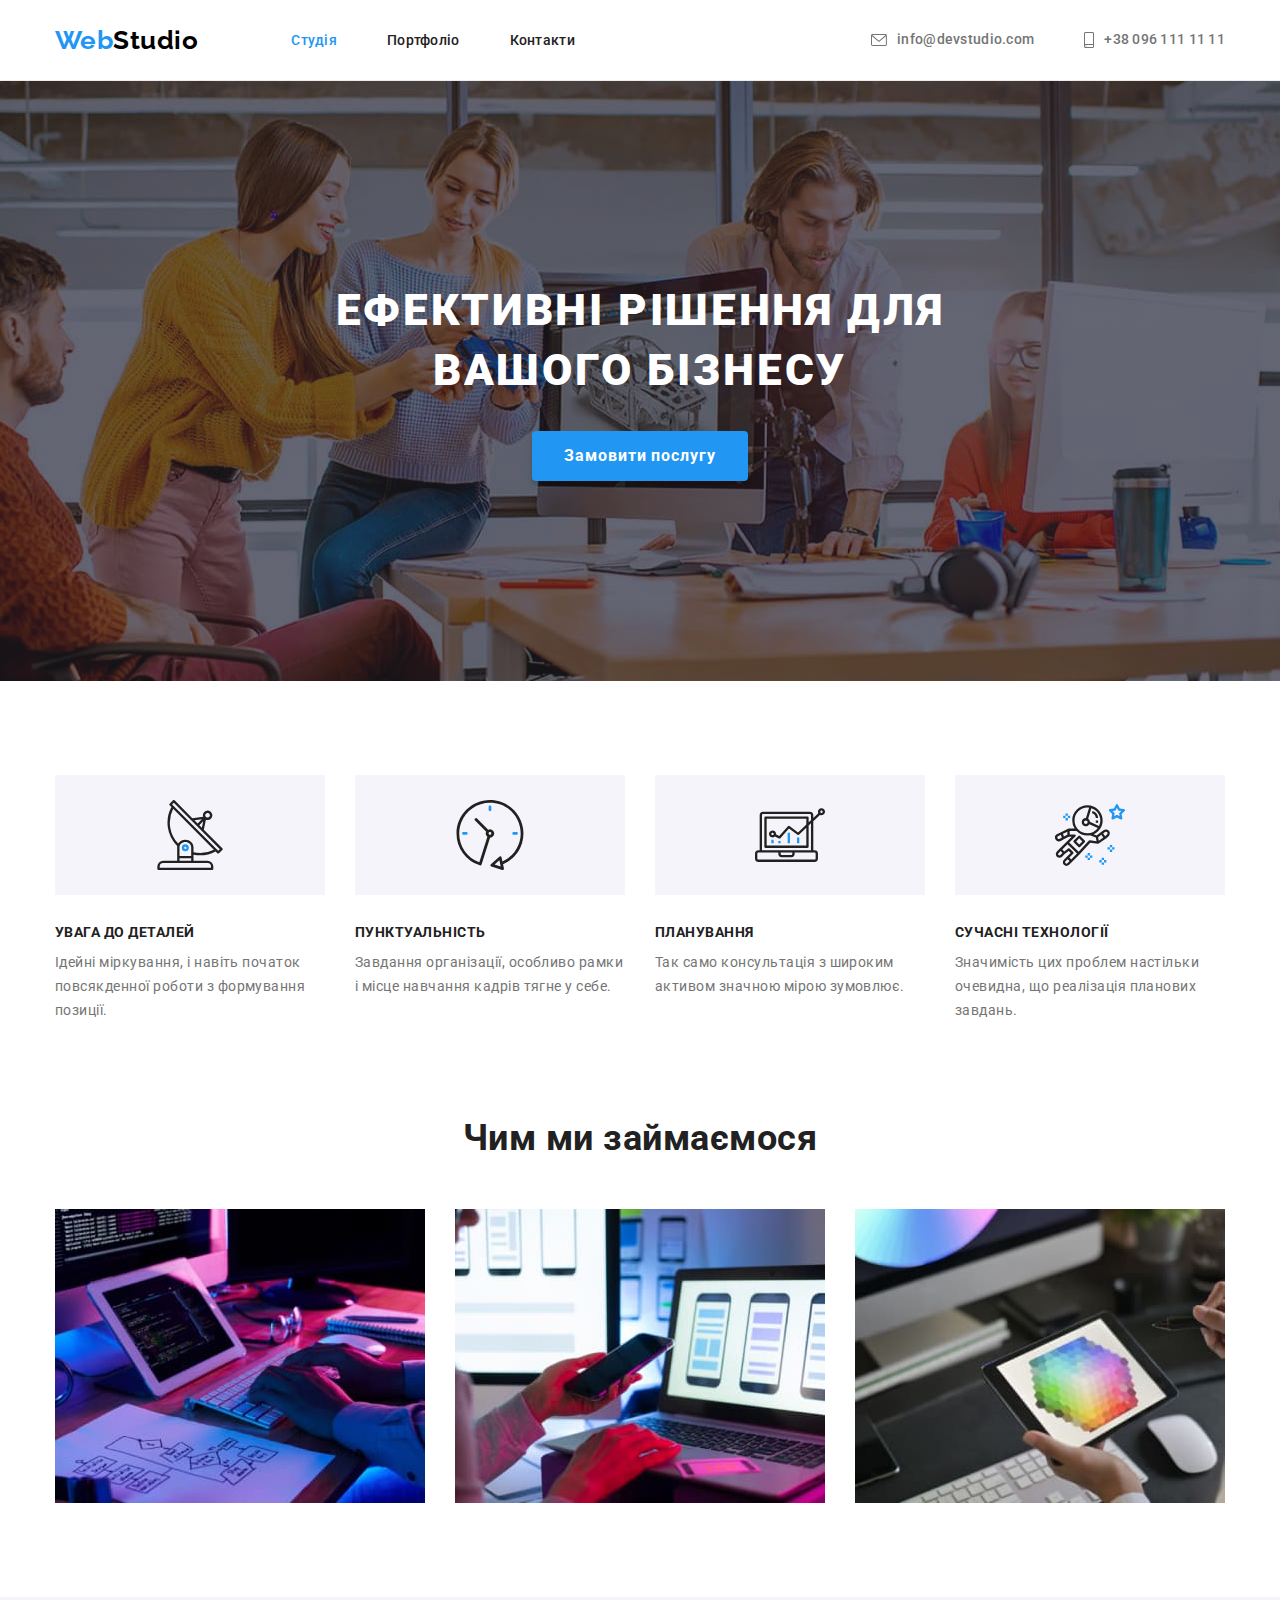
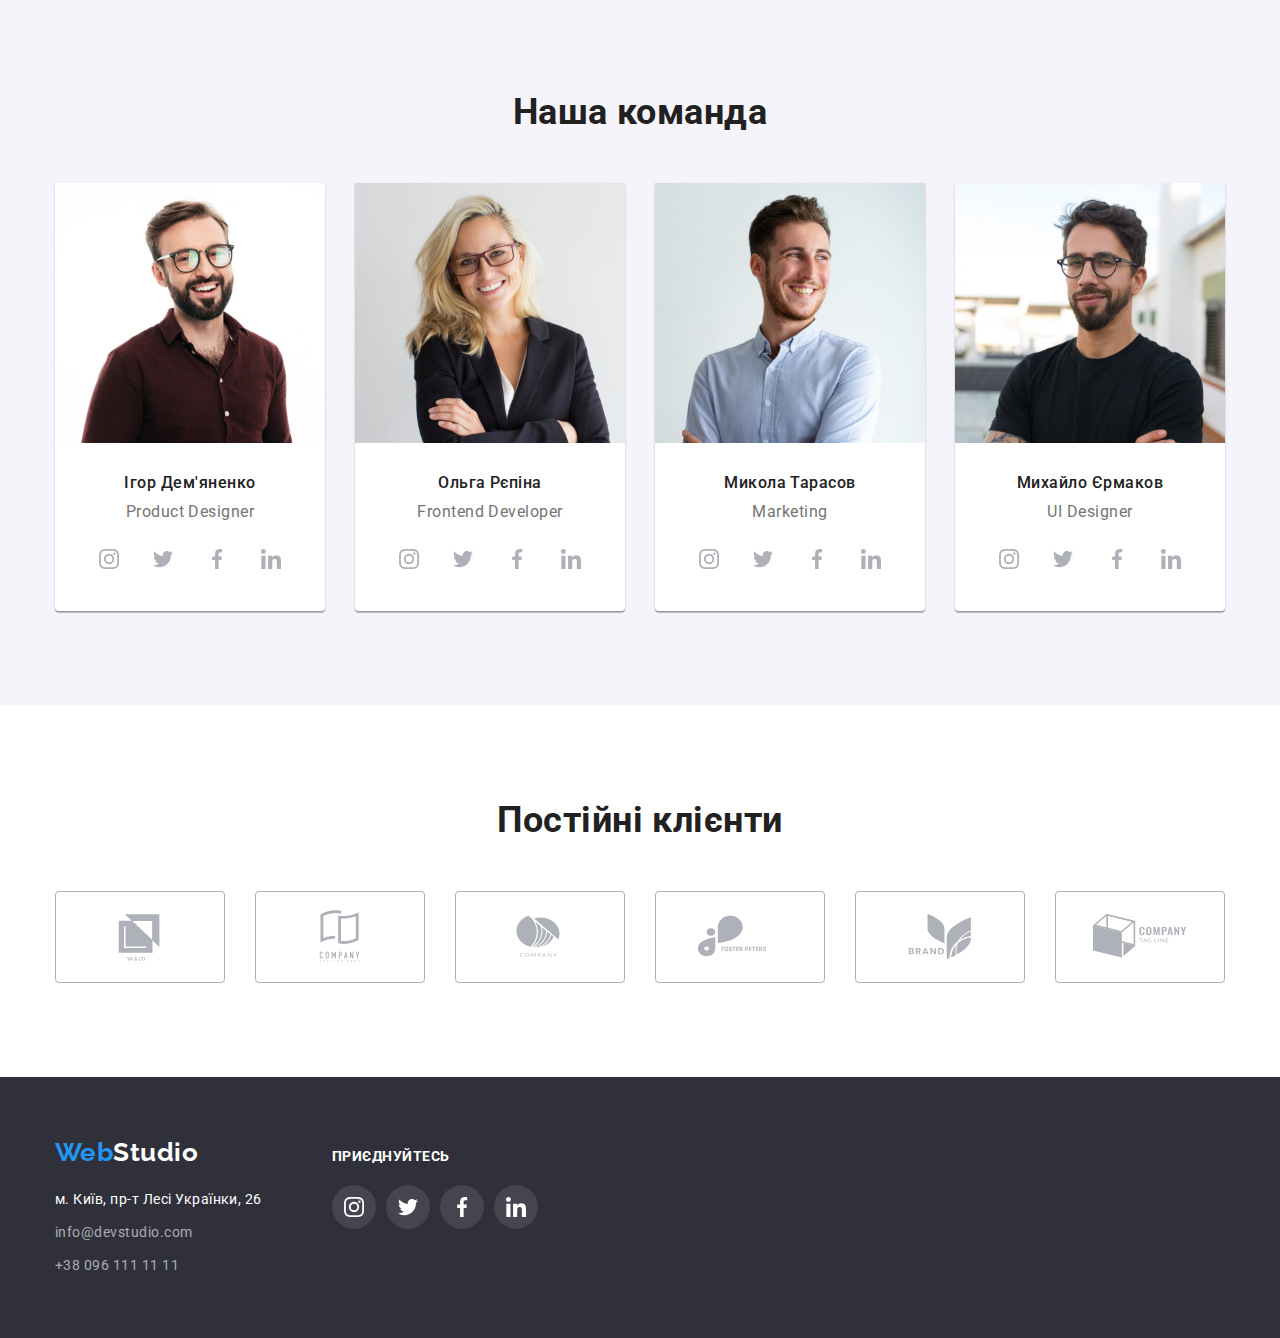
<file: index.html>
<!DOCTYPE html>
<html lang="uk">
<head>
    <meta charset="UTF-8">
    <meta http-equiv="X-UA-Compatible" content="IE=edge">
    <meta name="viewport" content="width=device-width, initial-scale=1.0">
    <title>WebStudio</title>
    <link href="https://fonts.googleapis.com/css2?family=Raleway:wght@700&family=Roboto:wght@400;500;700;900&display=swap"
        rel="stylesheet">
    <link rel="stylesheet" href="https://cdnjs.cloudflare.com/ajax/libs/modern-normalize/1.1.0/modern-normalize.min.css">
    <link rel="stylesheet" href="./css/style.css">
</head>
<body>
    <header>
        <div class="container main-nav">
            <nav class="main-nav">            
                <a class="site-logo link" href="./index.html"> <span class="logo">Web</span>Studio</a>
                <ul class="site-nav list">
                    <li class="item"><a href="./index.html" class="link current">Студія</a></li>
                    <li class="item"><a href="./portfolio.html" class="link">Портфоліо</a></li>
                    <li class="item"><a href="" class="link">Контакти</a></li>
                </ul>
            </nav>           
            <ul class="contacts list">
                <li class="item">
                    <a href="mailto:info@devstudio.com" class="link" aria-label="Електронна пошта">
                        <svg class="icon" width="16" height="12">
                            <use href="./images/icons.svg#icon-envelope"></use>
                        </svg>
                        info@devstudio.com
                    </a>
                </li>
                <li class="item">
                    <a href="tel:+380961111111" class="link" aria-label="Телефон">
                        <svg class="icon" width="10" height="16">
                            <use href="./images/icons.svg#icon-smartphone"></use>
                        </svg>
                        +38 096 111 11 11
                    </a>
                </li>  
            </ul> 
        </div>    
    </header>

    <main>
        <!-- Герой -->             
        <section class="hero">            
            <h1 class="hero-title">Ефективні рішення для вашого бізнесу</h1>
            <button type="button" class="button primary">Замовити послугу</button>
        </section>
        
        <!-- Переваги -->        
        <section class="section">
            <div class="container">
                <h2 class="visually-hidden">Переваги</h2>

                <ul class="features list">
                    <li class="item">
                        <div class="icon-features">
                            <svg width="70" height="70">
                                <use href="./images/icons.svg#icon-antenna"></use>
                            </svg>
                        </div>                        
                        <h3 class="title">УВАГА ДО ДЕТАЛЕЙ</h3>
                        <p class="text">Ідейні міркування, і навіть початок повсякденної роботи з формування позиції.</p>
                    </li>
                    <li class="item">
                        <div class="icon-features">
                            <svg width="70" height="70">
                                <use href="./images/icons.svg#icon-clock"></use>
                            </svg>
                        </div>
                        <h3 class="title">ПУНКТУАЛЬНІСТЬ</h3>
                        <p class="text">Завдання організації, особливо рамки і місце навчання кадрів тягне у себе.</p>
                    </li>
                    <li class="item">
                        <div class="icon-features">
                            <svg width="70" height="70">
                                <use href="./images/icons.svg#icon-diagram"></use>
                            </svg>
                        </div>
                        <h3 class="title">ПЛАНУВАННЯ</h3>
                        <p class="text">Так само консультація з широким активом значною мірою зумовлює.</p>
                    </li>
                    <li class="item">
                        <div class="icon-features">
                            <svg width="70" height="70">
                                <use href="./images/icons.svg#icon-astronaut"></use>
                            </svg>
                        </div>
                        <h3 class="title">СУЧАСНІ ТЕХНОЛОГІЇ</h3>
                        <p class="text">Значимість цих проблем настільки очевидна, що реалізація планових завдань.</p>
                    </li>
                </ul>
            </div>
        </section>

        <!-- Чим ми займаємося -->                
        <section class="section about">
            <div class="container">
                <h2 class="section-title">Чим ми займаємося</h2>
                <ul class="work-list list">
                    <li class="item"><img src="./images/desktop.jpg" alt="комп'ютер" width="370" height="294"></li>
                    <li class="item"><img src="./images/mobile.jpg" alt="телефон" width="370" height="294"></li>
                    <li class="item"><img src="./images/design.jpg" alt="планшет" width="370" height="294"></li>
                </ul>
            </div>
        </section>

        <!-- Наша команда -->                
        <section class="section team">
            <div class="container">
                <h2 class="section-title">Наша команда</h2>
                <ul class="teams list">
                    <li class="item">
                        <img src="./images/img1.jpg" alt="фото Ігоря" width="270" height="260">
                        <div class="team-members">
                            <h3 class="title">Ігор Дем'яненко</h3>
                            <p lang="en" class="text">Product Designer</p>
                            <ul class="team-link list">
                                <li class="team-item">
                                    <a href="" class="soc-link" target="_blank" rel="noopener noreferrer" aria-label="Інстаграм">
                                        <svg class="soc-icon" width="20" height="20">
                                            <use href="./images/icons.svg#icon-instagram"></use>
                                        </svg>
                                    </a>
                                </li>
                                <li class="team-item">
                                    <a href="" class="soc-link" target="_blank" rel="noopener noreferrer" aria-label="Твітер">
                                        <svg class="soc-icon" width="20" height="20">
                                            <use href="./images/icons.svg#icon-twitter"></use>
                                        </svg>
                                    </a>
                                </li>
                                <li class="team-item">
                                    <a href="" class="soc-link" target="_blank" rel="noopener noreferrer" aria-label="Фейсбук">
                                        <svg class="soc-icon" width="20" height="20">
                                            <use href="./images/icons.svg#icon-facebook"></use>
                                        </svg>
                                    </a>
                                </li>
                                <li class="team-item">
                                    <a href="" class="soc-link" target="_blank" rel="noopener noreferrer" aria-label="Лінкедін">
                                        <svg class="soc-icon" width="20" height="20">
                                            <use href="./images/icons.svg#icon-linkedin"></use>
                                        </svg>
                                    </a>
                                </li>
                            </ul>                                                      
                        </div>                        
                    </li>
                    <li class="item">
                        <img src="./images/img2.jpg" alt="фото Ольги" width="270" height="260">
                        <div class="team-members">
                            <h3 class="title">Ольга Рєпіна</h3>
                            <p lang="en" class="text">Frontend Developer</p>
                            <ul class="team-link list">
                                <li class="team-item">
                                    <a href="" class="soc-link" target="_blank" rel="noopener noreferrer" aria-label="Інстаграм">
                                        <svg class="soc-icon" width="20" height="20">
                                            <use href="./images/icons.svg#icon-instagram"></use>
                                        </svg>
                                    </a>
                                </li>
                                <li class="team-item">
                                    <a href="" class="soc-link" target="_blank" rel="noopener noreferrer" aria-label="Твітер">
                                        <svg class="soc-icon" width="20" height="20">
                                            <use href="./images/icons.svg#icon-twitter"></use>
                                        </svg>
                                    </a>
                                </li>
                                <li class="team-item">
                                    <a href="" class="soc-link" target="_blank" rel="noopener noreferrer" aria-label="Фейсбук">
                                        <svg class="soc-icon" width="20" height="20">
                                            <use href="./images/icons.svg#icon-facebook"></use>
                                        </svg>
                                    </a>
                                </li>
                                <li class="team-item">
                                    <a href="" class="soc-link" target="_blank" rel="noopener noreferrer" aria-label="Лінкедін">
                                        <svg class="soc-icon" width="20" height="20">
                                            <use href="./images/icons.svg#icon-linkedin"></use>
                                        </svg>
                                    </a>
                                </li>
                            </ul>
                        </div>
                    </li>
                    <li class="item">
                        <img src="./images/img3.jpg" alt="фото Миколи" width="270" height="260">
                        <div class="team-members">
                            <h3 class="title">Микола Тарасов</h3>
                            <p lang="en" class="text">Marketing</p>
                            <ul class="team-link list">
                                <li class="team-item">
                                    <a href="" class="soc-link" target="_blank" rel="noopener noreferrer" aria-label="Інстаграм">
                                        <svg class="soc-icon" width="20" height="20">
                                            <use href="./images/icons.svg#icon-instagram"></use>
                                        </svg>
                                    </a>
                                </li>
                                <li class="team-item">
                                    <a href="" class="soc-link" target="_blank" rel="noopener noreferrer" aria-label="Твітер">
                                        <svg class="soc-icon" width="20" height="20">
                                            <use href="./images/icons.svg#icon-twitter"></use>
                                        </svg>
                                    </a>
                                </li>
                                <li class="team-item">
                                    <a href="" class="soc-link" target="_blank" rel="noopener noreferrer" aria-label="Фейсбук">
                                        <svg class="soc-icon" width="20" height="20">
                                            <use href="./images/icons.svg#icon-facebook"></use>
                                        </svg>
                                    </a>
                                </li>
                                <li class="team-item">
                                    <a href="" class="soc-link" target="_blank" rel="noopener noreferrer" aria-label="Лінкедін">
                                        <svg class="soc-icon" width="20" height="20">
                                            <use href="./images/icons.svg#icon-linkedin"></use>
                                        </svg>
                                    </a>
                                </li>
                            </ul>
                        </div>
                    </li>
                    <li class="item">
                        <img src="./images/img4.jpg" alt="фото Михайла" width="270" height="260">
                        <div class="team-members">
                            <h3 class="title">Михайло Єрмаков</h3>
                            <p lang="en" class="text">UI Designer</p>
                            <ul class="team-link list">
                                <li class="team-item">
                                    <a href="" class="soc-link" target="_blank" rel="noopener noreferrer" aria-label="Інстаграм">
                                        <svg class="soc-icon" width="20" height="20">
                                            <use href="./images/icons.svg#icon-instagram"></use>
                                        </svg>
                                    </a>
                                </li>
                                <li class="team-item">
                                    <a href="" class="soc-link" target="_blank" rel="noopener noreferrer" aria-label="Твітер">
                                        <svg class="soc-icon" width="20" height="20">
                                            <use href="./images/icons.svg#icon-twitter"></use>
                                        </svg>
                                    </a>
                                </li>
                                <li class="team-item">
                                    <a href="" class="soc-link" target="_blank" rel="noopener noreferrer" aria-label="Фейсбук">
                                        <svg class="soc-icon" width="20" height="20">
                                            <use href="./images/icons.svg#icon-facebook"></use>
                                        </svg>
                                    </a>
                                </li>
                                <li class="team-item">
                                    <a href="" class="soc-link" target="_blank" rel="noopener noreferrer" aria-label="Лінкедін">
                                        <svg class="soc-icon" width="20" height="20">
                                            <use href="./images/icons.svg#icon-linkedin"></use>
                                        </svg>
                                    </a>
                                </li>
                            </ul>
                        </div>
                    </li>
                </ul>
            </div>
        </section>

        <!-- Постійні клієнти -->        
        <section class="section clients">
            <div class="container">
                <h2 class="section-title">Постійні клієнти</h2>
                <ul class="clients-list list">
                    <li class="clients-item">
                        <a href="" class="clients-link" target="_blank" rel="noopener noreferrer">
                            <svg class="clients-logo" width="106" height="60">
                                <use href="./images/icons.svg#icon-Logo-1"></use>
                            </svg>
                        </a>
                    </li>
                    <li class="clients-item">
                        <a href="" class="clients-link" target="_blank" rel="noopener noreferrer">
                            <svg class="clients-logo" width="106" height="60">
                                <use href="./images/icons.svg#icon-Logo-2"></use>
                            </svg>
                        </a>
                    </li>
                    <li class="clients-item">
                        <a href="" class="clients-link" target="_blank" rel="noopener noreferrer">
                            <svg class="clients-logo" width="106" height="60">
                                <use href="./images/icons.svg#icon-Logo-3"></use>
                            </svg>
                        </a>
                    </li>
                    <li class="clients-item">
                        <a href="" class="clients-link" target="_blank" rel="noopener noreferrer">
                            <svg class="clients-logo" width="106" height="60">
                                <use href="./images/icons.svg#icon-Logo-4"></use>
                            </svg>
                        </a>
                    </li>
                    <li class="clients-item">
                        <a href="" class="clients-link" target="_blank" rel="noopener noreferrer">
                            <svg class="clients-logo" width="106" height="60">
                                <use href="./images/icons.svg#icon-Logo-5"></use>
                            </svg>
                        </a>
                    </li>
                    <li class="clients-item">
                        <a href="" class="clients-link" target="_blank" rel="noopener noreferrer">
                            <svg class="clients-logo" width="106" height="60">
                                <use href="./images/icons.svg#icon-Logo-6"></use>
                            </svg>
                        </a>
                    </li>                    
                </ul>
            </div>
        </section>
    </main>

    <footer class="footer">
        <div class="container">
            <ul class="footer-list list">
                <li>
                    <a class="logo-footer link" href="./index.html"> <span class="logo">Web</span>Studio</a>
                    <address>
                        <ul class="list">
                            <li class="item"><a class="address link" href="https://goo.gl/maps/Ljtp2W8DD5nZZjgz7" target="_blank"
                                    rel="noopener noreferrer">м. Київ, пр-т Лесі Українки, 26</a></li>
                            <li class="item"><a class="contacts-footer link" href="mailto:info@devstudio.com">info@devstudio.com</a>
                            </li>
                            <li class="item"><a class="contacts-footer link" href="tel:+380961111111">+38 096 111 11 11</a></li>
                        </ul>
                    </address>
                </li>
                <li class="join">
                    <h3 class="title">приєднуйтесь</h3>
                    <ul class="join-link list">
                        <li class="join-item">
                            <a href="" class="soc-link" target="_blank" rel="noopener noreferrer" aria-label="Інстаграм">
                                <svg class="soc-icon" width="20" height="20">
                                    <use href="./images/icons.svg#icon-instagram"></use>
                                </svg>
                            </a>
                        </li>
                        <li class="join-item">
                            <a href="" class="soc-link" target="_blank" rel="noopener noreferrer" aria-label="Твітер">
                                <svg class="soc-icon" width="20" height="20">
                                    <use href="./images/icons.svg#icon-twitter"></use>
                                </svg>
                            </a>
                        </li>
                        <li class="join-item">
                            <a href="" class="soc-link" target="_blank" rel="noopener noreferrer" aria-label="Фейсбук">
                                <svg class="soc-icon" width="20" height="20">
                                    <use href="./images/icons.svg#icon-facebook"></use>
                                </svg>
                            </a>
                        </li>
                        <li class="join-item">
                            <a href="" class="soc-link" target="_blank" rel="noopener noreferrer" aria-label="Лінкедін">
                                <svg class="soc-icon" width="20" height="20">
                                    <use href="./images/icons.svg#icon-linkedin"></use>
                                </svg>
                            </a>
                        </li>
                    </ul>
                </li>
            </ul>        
        </div>
    </footer>
</body>
</html>
</file>
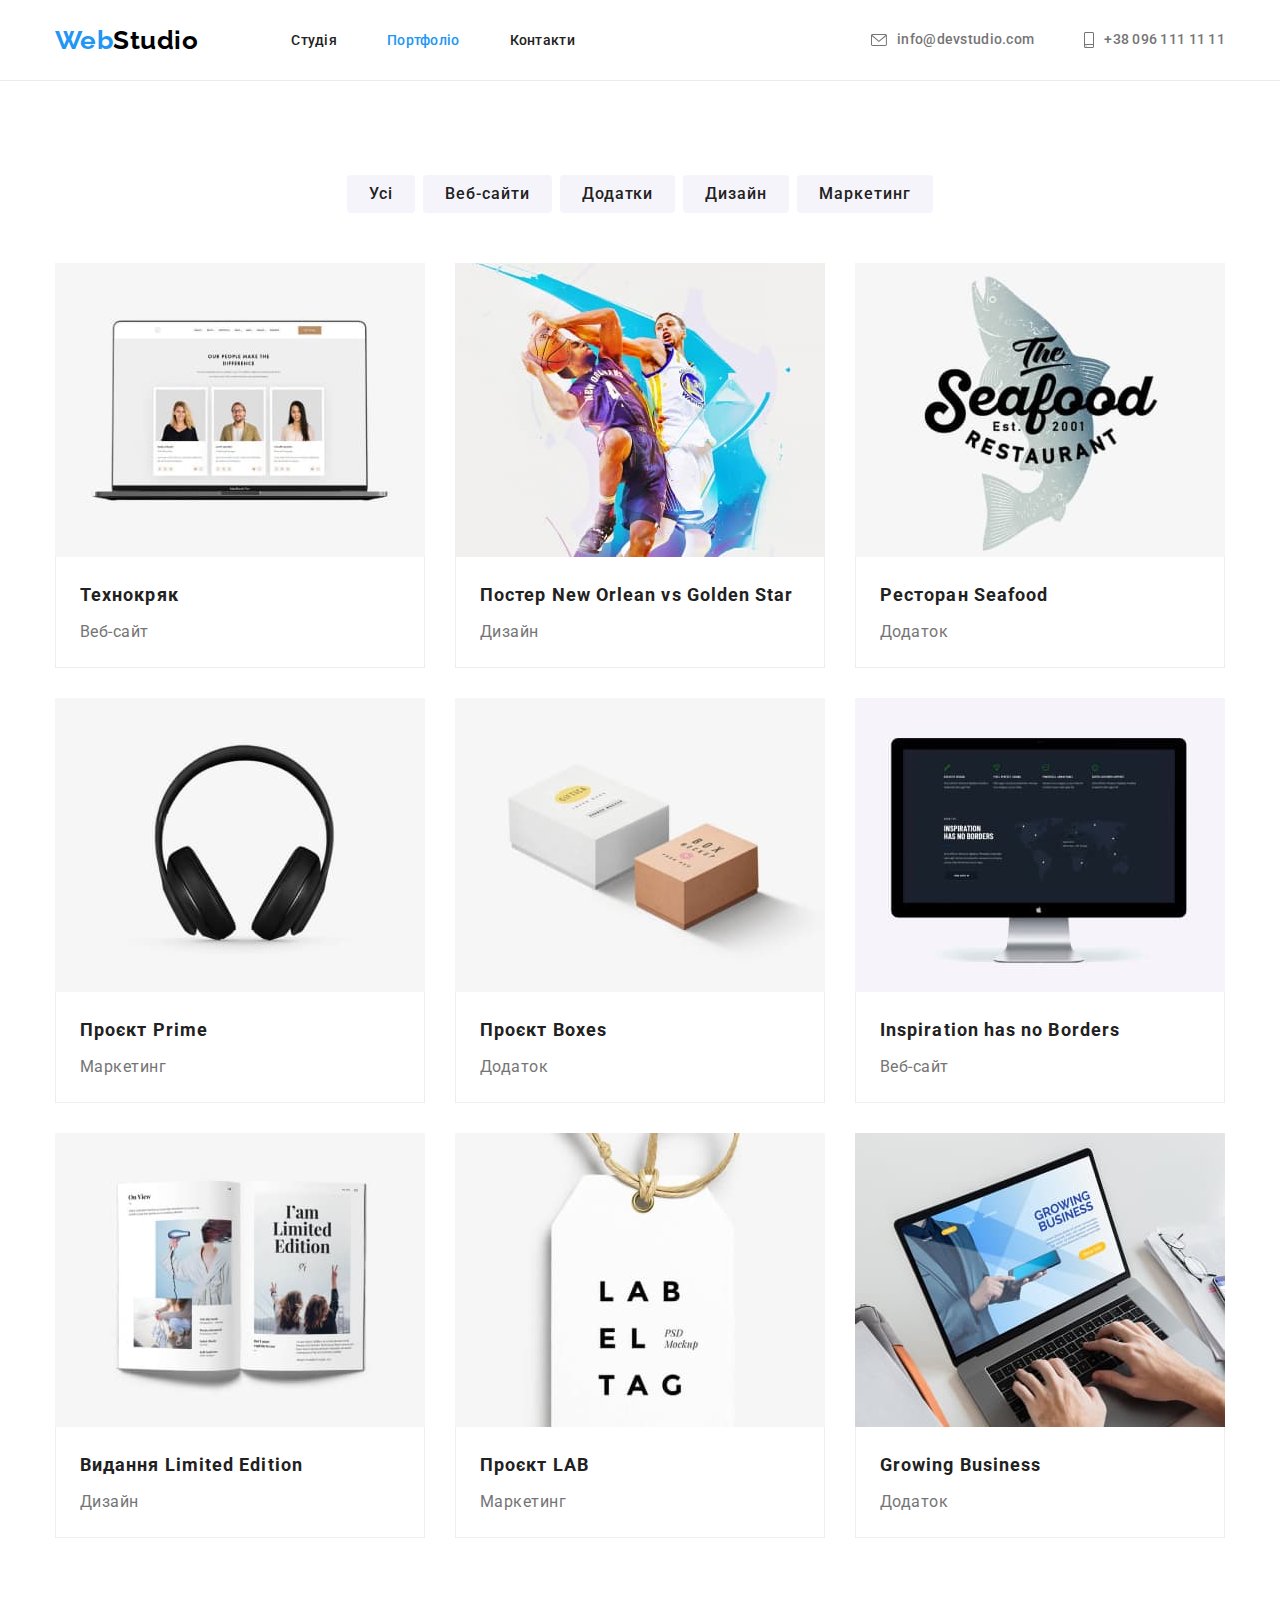
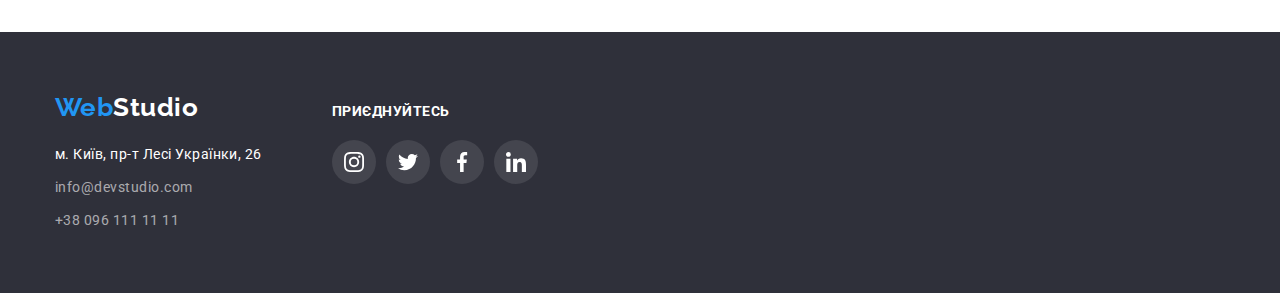
<file: portfolio.html>
<!DOCTYPE html>
<html lang="uk">

<head>
    <meta charset="UTF-8">
    <meta http-equiv="X-UA-Compatible" content="IE=edge">
    <meta name="viewport" content="width=device-width, initial-scale=1.0">
    <title>Портфоліо</title>
    <link href="https://fonts.googleapis.com/css2?family=Raleway:wght@700&family=Roboto:wght@400;500;700;900&display=swap"
        rel="stylesheet">
    <link rel="stylesheet" href="https://cdnjs.cloudflare.com/ajax/libs/modern-normalize/1.1.0/modern-normalize.min.css">
    <link rel="stylesheet" href="./css/style.css">
</head>

<body>
    <header>
        <div class="container main-nav">
            <nav class="main-nav">            
                <a class="site-logo link" href="./index.html"> <span class="logo">Web</span>Studio</a>
                <ul class="site-nav list">
                    <li class="item"><a href="./index.html" class="link">Студія</a></li>
                    <li class="item"><a href="./portfolio.html" class="link current">Портфоліо</a></li>
                    <li class="item"><a href="" class="link">Контакти</a></li>
                </ul>
            </nav>           
            <ul class="contacts list">
                <li class="item">
                    <a href="mailto:info@devstudio.com" class="link" aria-label="Електронна пошта">
                        <svg class="icon" width="16" height="12">
                            <use href="./images/icons.svg#icon-envelope"></use>
                        </svg>
                        info@devstudio.com
                    </a>
                </li>
                <li class="item">
                    <a href="tel:+380961111111" class="link" aria-label="Телефон">
                        <svg class="icon" width="10" height="16">
                            <use href="./images/icons.svg#icon-smartphone"></use>
                        </svg>
                        +38 096 111 11 11
                    </a>
                </li>
            </ul>
        </div>    
    </header>

    <main>        
        <section class="section">
            <div class="container">
                <h1 class="visually-hidden">Наші проекти</h1>
                <!--------------------- Портфоліо ------------------------>
                <!---------------------- Фільтри ------------------------->                
                <ul class="filters list">
                    <li class="item"><button type="button" class="button secondary">Усі</button></li>
                    <li class="item"><button type="button" class="button secondary">Веб-сайти</button></li>
                    <li class="item"><button type="button" class="button secondary">Додатки</button></li>
                    <li class="item"><button type="button" class="button secondary">Дизайн</button></li>
                    <li class="item"><button type="button" class="button secondary">Маркетинг</button></li>

                </ul>
                <!---------------------- Проекти ------------------------>                
                <ul class="projects list">
                    <li class="item">
                        <a href="" class="link">
                            <img src="./images/port1.jpg" alt="ноутбук з сайтом" width="370" height="294">
                            <div class="project">
                                <h2 class="title">Технокряк</h2>
                                <p class="text">Веб-сайт</p>
                            </div>
                        </a>
                    </li>
                    <li class="item">
                        <a href="" class="link">
                            <img src="./images/port2.jpg" alt="баскетболісти з м'ячем" width="370" height="294">
                            <div class="project">
                                <h2 class="title">Постер New Orlean vs Golden Star</h2>
                                <p class="text">Дизайн</p>
                            </div>
                        </a>
                    </li>
                    <li class="item">
                        <a href="" class="link">
                            <img src="./images/port3.jpg" alt="риба за назвою ресторану" width="370" height="294">
                            <div class="project">
                                <h2 class="title">Ресторан Seafood</h2>
                                <p class="text">Додаток</p>
                            </div>
                        </a>
                    </li>
                    <li class="item">
                        <a href="" class="link">
                            <img src="./images/port4.jpg" alt="навушники" width="370" height="294">
                            <div class="project">
                                <h2 class="title">Проєкт Prime</h2>
                                <p class="text">Маркетинг</p>
                            </div>
                        </a>
                    </li>
                    <li class="item">
                        <a href="" class="link">
                            <img src="./images/port5.jpg" alt="коробки" width="370" height="294">
                            <div class="project">
                                <h2 class="title">Проєкт Boxes</h2>
                                <p class="text">Додаток</p>
                            </div>
                        </a>
                    </li>
                    <li class="item">
                        <a href="" class="link">
                            <img src="./images/port6.jpg" alt="монітор" width="370" height="294">
                            <div class="project">
                                <h2 lang="en" class="title">Inspiration has no Borders</h2>
                                <p class="text">Веб-сайт</p>
                            </div>
                        </a>
                    </li>
                    <li class="item">
                        <a href="" class="link">
                            <img src="./images/port7.jpg" alt="журнал" width="370" height="294">
                            <div class="project">
                                <h2 class="title">Видання Limited Edition</h2>
                                <p class="text">Дизайн</p>
                            </div>
                        </a>
                    </li>
                    <li class="item">
                        <a href="" class="link">
                            <img src="./images/port8.jpg" alt="бірка" width="370" height="294">
                            <div class="project">
                                <h2 class="title">Проєкт LAB</h2>
                                <p class="text">Маркетинг</p>
                            </div>
                        </a>
                    </li>
                    <li class="item">
                        <a href="" class="link">
                            <img src="./images/port9.jpg" alt="людина за ноутбуком з сайтом" width="370" height="294">
                            <div class="project">
                                <h2 lang="en" class="title">Growing Business</h2>
                                <p class="text">Додаток</p>
                            </div>
                        </a>
                    </li>
                </ul>
            </div>
        </section>        
    </main>

        <!------------------------ Footer ------------------------------->
        <footer class="footer">
            <div class="container">
                <ul class="footer-list list">
                    <li>
                        <a class="logo-footer link" href="./index.html"> <span class="logo">Web</span>Studio</a>
                        <address>
                            <ul class="list">
                                <li class="item"><a class="address link" href="https://goo.gl/maps/Ljtp2W8DD5nZZjgz7"
                                        target="_blank" rel="noopener noreferrer">м. Київ, пр-т Лесі Українки, 26</a></li>
                                <li class="item"><a class="contacts-footer link"
                                        href="mailto:info@devstudio.com">info@devstudio.com</a>
                                </li>
                                <li class="item"><a class="contacts-footer link" href="tel:+380961111111">+38 096 111 11 11</a>
                                </li>
                            </ul>
                        </address>
                    </li>
                    <li class="join">
                        <h3 class="title">приєднуйтесь</h3>
                        <ul class="join-link list">
                            <li class="join-item">
                                <a href="" class="soc-link" target="_blank" rel="noopener noreferrer" aria-label="Інстаграм">
                                    <svg class="soc-icon" width="20" height="20">
                                        <use href="./images/icons.svg#icon-instagram"></use>
                                    </svg>
                                </a>
                            </li>
                            <li class="join-item">
                                <a href="" class="soc-link" target="_blank" rel="noopener noreferrer" aria-label="Твітер">
                                    <svg class="soc-icon" width="20" height="20">
                                        <use href="./images/icons.svg#icon-twitter"></use>
                                    </svg>
                                </a>
                            </li>
                            <li class="join-item">
                                <a href="" class="soc-link" target="_blank" rel="noopener noreferrer" aria-label="Фейсбук">
                                    <svg class="soc-icon" width="20" height="20">
                                        <use href="./images/icons.svg#icon-facebook"></use>
                                    </svg>
                                </a>
                            </li>
                            <li class="join-item">
                                <a href="" class="soc-link" target="_blank" rel="noopener noreferrer" aria-label="Лінкедін">
                                    <svg class="soc-icon" width="20" height="20">
                                        <use href="./images/icons.svg#icon-linkedin"></use>
                                    </svg>
                                </a>
                            </li>
                        </ul>
                    </li>
                </ul>
            </div>
        </footer>
</body>

</html>
</file>
<file: css/style.css>
/* основний колір тексту #212121; */
/* додатовий колір тексту background: #757575; */
/* акцент background: #2196F3; */
/* текст героя background: #FFFFFF; */

/* основний колір фону #F5F5F5; */
/* додатковий колір фону #F5F4FA; */
/* фон героя і футера #2F303A; */

:root {
    --prymary-text-color:#757575;
    --title-text-color: #212121;
    --accent-color: #2196F3;
    --hero-text: #FFFFFF;
    --prymary-bgc: #FFFFFF;
    --secondary-bgc: #F5F4FA;
    --bgc-hero-footer: #2F303A;
}

body {
    color: var(--prymary-text-color);
    background-color: var(--prymary-bgc);
    font-family: 'Roboto', sans-serif;
    font-weight: 400;
    letter-spacing: 0.03em;
}

.list {
    list-style: none;
    margin: 0;
    padding: 0;    
}

h1,
h2,
h3,
h4,
h5,
h6,
p,
ul {
    margin-top: 0;
    margin-bottom: 0;
}

img {
    display: block;
    max-width: 100%;
    height: auto;
}

.container {
    width: 1200px;
    padding: 0 15px;
    margin: 0 auto;
}

.visually-hidden {
    position: absolute;
    width: 1px;
    height: 1px;
    margin: -1px;
    border: 0;
    padding: 0;
    white-space: nowrap;
    clip-path: inset(100%);
    clip: rect(0 0 0 0);
    overflow: hidden;
}

/* ----------------------Стилі для header--------------------------- */
header { 
    border-bottom: 1px solid #ECECEC;
}

/* ----------------------------Лого--------------------------------- */
.site-logo {
    margin-right: 93px;

    font-family: 'Raleway', sans-serif;
    color: #000000;
    font-weight: 700;
    font-size: 26px;
    line-height: 1.19;
    text-decoration: none;
}

.logo {
    color: var(--accent-color);    
    font-family: 'Raleway', sans-serif;
}

/* -----------------------Навігація по сайту------------------------ */
.main-nav {
    display: flex;
    align-items: center;
}

.site-nav {
    display: flex;
}

.site-nav .item:not(:last-child) {
    margin-right: 50px;
}

.site-nav .link {
    display: block;
    padding-top: 32px;
    padding-bottom: 32px;

    color: var(--title-text-color);
    font-weight: 500;
    font-size: 14px;
    line-height: 16px;
    letter-spacing: 0.02em;
    text-decoration: none;
}

.site-nav .link:hover, 
.site-nav .link:focus {
    color: var(--accent-color);
}

.site-nav .link.current {
    color: var(--accent-color);
}

/* --------------------------Контакти------------------------------- */
.contacts {
    display: flex;
    margin-left: auto;
}

.contacts .item + .item {
    margin-left: 50px;
}

.contacts .link {
    display: flex;
    align-items: center;
    padding-top: 32px;
    padding-bottom: 32px;

    color: var(--prymary-text-color);
    font-style: normal;
    font-weight: 500;
    font-size: 14px;
    line-height: 1.14;
    letter-spacing: 0.02em;
    text-decoration: none;
}

.contacts .link .icon {
    margin-right: 10px;
    fill: currentColor;
}

.contacts .link:hover,
.contacts .link:focus {
    color: var(--accent-color);
}

/* --------------------------Кнопки------------------------------- */
.button {
    display: inline-block;
    border-radius: 4px;

    color: var(--hero-text);
    background-color: var(--accent-color);
    font-family: inherit;
    font-weight: 700;
    font-size: 16px;
    line-height: 1.88;
    align-items: center;
    text-align: center;
    letter-spacing: 0.06em;
    cursor: pointer
}

.button.primary {    
    padding: 10px 32px;
    min-width: 216px;
    border: transparent;
    box-shadow: 0px 4px 4px rgba(0, 0, 0, 0.15);
}

.button.primary:hover,
.button.primary:focus {
    background-color: #188CE8;
}


.button.secondary {
    padding: 6px 22px;
    border: transparent;

    color: var(--title-text-color);
    background-color: var(--secondary-bgc);
    font-weight: 500;
    font-size: 16px;
    line-height: 1.62;
    cursor: pointer
}

.button.secondary:hover,
.button.secondary:focus {
    box-shadow: 0px 3px 1px rgba(0, 0, 0, 0.1), 0px 1px 2px rgba(0, 0, 0, 0.08), 0px 2px 2px rgba(0, 0, 0, 0.12);

    color: var(--hero-text);
        background-color: var(--accent-color);
}


/* Стилі для Студія */
/* ----------------------------Герой------------------------------- */
.hero {
    background-image: linear-gradient(rgba(47, 48, 58, 0.4), rgba(47, 48, 58, 0.4)), url(../images/hero.jpg);
    background-repeat: no-repeat;    
    background-position: center;
    background-size: cover;
    max-width: 1600px;
    margin: 0 auto;
    text-align: center;  
    padding-top: 200px;
    padding-bottom: 200px;
}

.hero-title {
    margin-top: 0;
    margin-bottom: 30px;
    max-width: 696px;
    
    margin-left: auto;
    margin-right: auto;
    align-items: center;

    color: var(--hero-text);    
    font-weight: 900;
    font-size: 44px;
    line-height: 1.36;
    text-align: center;
    letter-spacing: 0.06em;
    text-transform: uppercase;
}

/* --------------------------Секція------------------------------- */
.section {
    padding-top: 94px;
    padding-bottom: 94px;
}

.section-title {
    margin-top: 0;
    margin-bottom: 50px;

    color: var(--title-text-color);
    font-weight: 700;
    font-size: 36px;
    line-height: 1.17;
    text-align: center;
}

/* --------------------------Переваги------------------------------- */
.features {
    display: flex;
}

.features .item {
    flex-basis: calc((100% - 90px) / 4);
}

.features .item:not(:last-child) {
    margin-right: 30px;
}

.features .icon-features {
    width: 100%;
    height: 120px;
    margin-bottom: 30px;
    display: inline-flex;
    justify-content: center;
    align-items: center;

    background-color: #F5F4FA;
}

.features .title {
    margin-bottom: 10px;
    color: var(--title-text-color);
    font-weight: 700;
    font-size: 14px;
    line-height: 1.14;
}

.features .text {
    width: 270px;
    font-size: 14px;
    line-height: 1.71;
}

/* ------------------------Чим ми займаємося------------------------- */
.section.about {
    padding-top: 0;
}

.work-list {
    display: flex;
}

.work-list .item {
    flex-basis: calc((100% - 60px) / 3);
}

.work-list .item:not(:last-child) {
    margin-right: 30px;
}

/* ---------------------------Команда-------------------------------- */
.team {
    background-color: var(--secondary-bgc);
}

.teams {
    display: flex;    
}

.teams .item {
    box-shadow: 0px 1px 3px rgba(0, 0, 0, 0.12), 0px 1px 1px rgba(0, 0, 0, 0.14), 0px 2px 1px rgba(0, 0, 0, 0.2);
    border-radius: 0px 0px 4px 4px;

    flex-basis: calc((100% - 90px) / 4);
    background-color: var(--prymary-bgc);
}

.teams .item:not(:last-child) {
    margin-right: 30px;    
}

.team-members {
    padding-top: 30px;
    padding-bottom: 30px;
}

.teams .title {
    padding-bottom: 10px;

    color: var(--title-text-color);
    font-weight: 500;
    font-size: 16px;
    line-height: 1.19;
    text-align: center;
}

.teams .text {
    font-size: 16px;
    line-height: 1.19;
    text-align: center;
    margin-bottom: 16px;
}

.team-link {
    display: flex;
    justify-content: center;
    gap: 10px;
}

.team-item {
    width: 44px;
    height: 44px;
}

.team-item .soc-link {
    width: 100%;
    height: 100%;
    display: flex;
    justify-content: center;
    align-items: center;
    
    background-color:var(--prymary-bgc);
    color: #AFB1B8;
    border-radius: 50%;
}

.team-item .soc-icon {
    fill: currentColor;
}

.team-item .soc-link:hover,
.team-item .soc-link:focus {
    background-color: var(--accent-color);
}

.team-item .soc-link:hover .soc-icon,
.team-item .soc-link:focus .soc-icon {
    fill: var(--hero-text);
}

/* ------------------------Постійні клієнти----------------------------- */
.clients-list {
    display: flex;
    justify-content: center;    
}

.clients-item {
    flex-basis: calc((100% - 150px) / 6);
}

.clients-item:not(:last-child) {
    margin-right: 30px;
}

.clients-link {
    display: flex;
    justify-content: center;
    align-items: center;

    color: #AFB1B8;
    border: 1px solid #AFB1B8;
    border-radius: 4px;
    padding: 15px 31px;
}

.clients-link:hover,
.clients-link:focus {
    border: 1px solid var(--accent-color);
}

.clients-logo {
    fill: currentColor;
}

.clients-link:hover .clients-logo,
.clients-link:focus .clients-logo {
    fill: var(--accent-color);
}

/* ---------------------------Портфоліо------------------------------- */
/* ----------------------------Фільтри-------------------------------- */
.filters {
    margin-bottom: 50px;
    display: flex;
    justify-content:center;

    text-align: center;
}

.filters .item {
    margin-right: 8px;
}

.filters .item:last-child {
    margin-right: 0;
}

/* ---------------------------Проекти-------------------------------- */
.projects {
    display: flex;
    flex-wrap: wrap;
}

.projects .item {
    margin-right: 30px;
    margin-bottom: 30px;
    flex-basis: calc((100% - 60px) / 3);
}

.projects .item:nth-child(3n) {
    margin-right: 0;
}

.projects .item:nth-last-child(-n + 3) {
    margin-bottom: 0;
}

.projects .link {
    display: inline-block;

    text-decoration: none;    
}

.projects .link:hover,
.projects .link:focus {
    box-shadow: 0px 1px 1px rgba(0, 0, 0, 0.12), 0px 4px 4px rgba(0, 0, 0, 0.06), 1px 4px 6px rgba(0, 0, 0, 0.16);
}

.projects .project {
    padding: 20px 24px;
    border-bottom: 1px solid #EEEEEE;
    border-left: 1px solid #EEEEEE;
    border-right: 1px solid #EEEEEE;
}

.projects .title {
    margin-bottom: 4px;

    color: var(--title-text-color);
    font-weight: 700;
    font-size: 18px;
    line-height: 2;
    letter-spacing: 0.06em;
}

.projects .text {
    color: var(--prymary-text-color);
    font-size: 16px;
    line-height: 1.88;    
}

/* ---------------------------Footer-------------------------------- */
.footer {
    padding-top: 60px;
    padding-bottom: 60px;

    background-color: var(--bgc-hero-footer);
}

.footer-list {
    display: flex;
    align-items: baseline;
}

.logo-footer {
    display: inline-block;      
    margin-bottom: 20px;

    color: #FFFFFF;
    font-family: 'Raleway', sans-serif;
    font-weight: 700;
    font-size: 26px;
    line-height: 1.19;
    text-decoration: none;
}

.footer .item + .item {
    margin-top: 9px;
}

.address {
    margin-right: 70px;

    color: var(--hero-text);
    font-style: normal;
    font-size: 14px;
    line-height: 1.71;
    text-decoration: none;
}

.contacts-footer {
    color: rgba(255, 255, 255, 0.6);
    font-style: normal;
    font-size: 14px;
    line-height: 1.71;
    text-decoration: none;
}

.address:hover,
.address:focus,
.contacts-footer:hover,
.contacts-footer:focus {
    color: var(--accent-color);
}

.join .title {
    margin-bottom: 20px;
    
    font-weight: 700;
    font-size: 14px;
    line-height: 1.14;
    text-transform: uppercase;   
    color: var(--hero-text); 
}

.join-link {
    display: flex;
    justify-content: center;
    gap: 10px;
}

.join-item {
    width: 44px;
    height: 44px;
}

.join-item .soc-link {
    width: 100%;
    height: 100%;
    display: flex;
    justify-content: center;
    align-items: center;

    background-color: rgba(255, 255, 255, 0.1);
    color: var(--hero-text);
    border-radius: 50%;
}

.join-item .soc-icon {    
    fill: currentColor;
}

.join-item .soc-link:hover,
.join-item .soc-link:focus {
    background-color: var(--accent-color);
}

.join-item .soc-link:hover .soc-icon,
.join-item .soc-link:focus .soc-icon {
    fill: currentColor;
}
</file>
